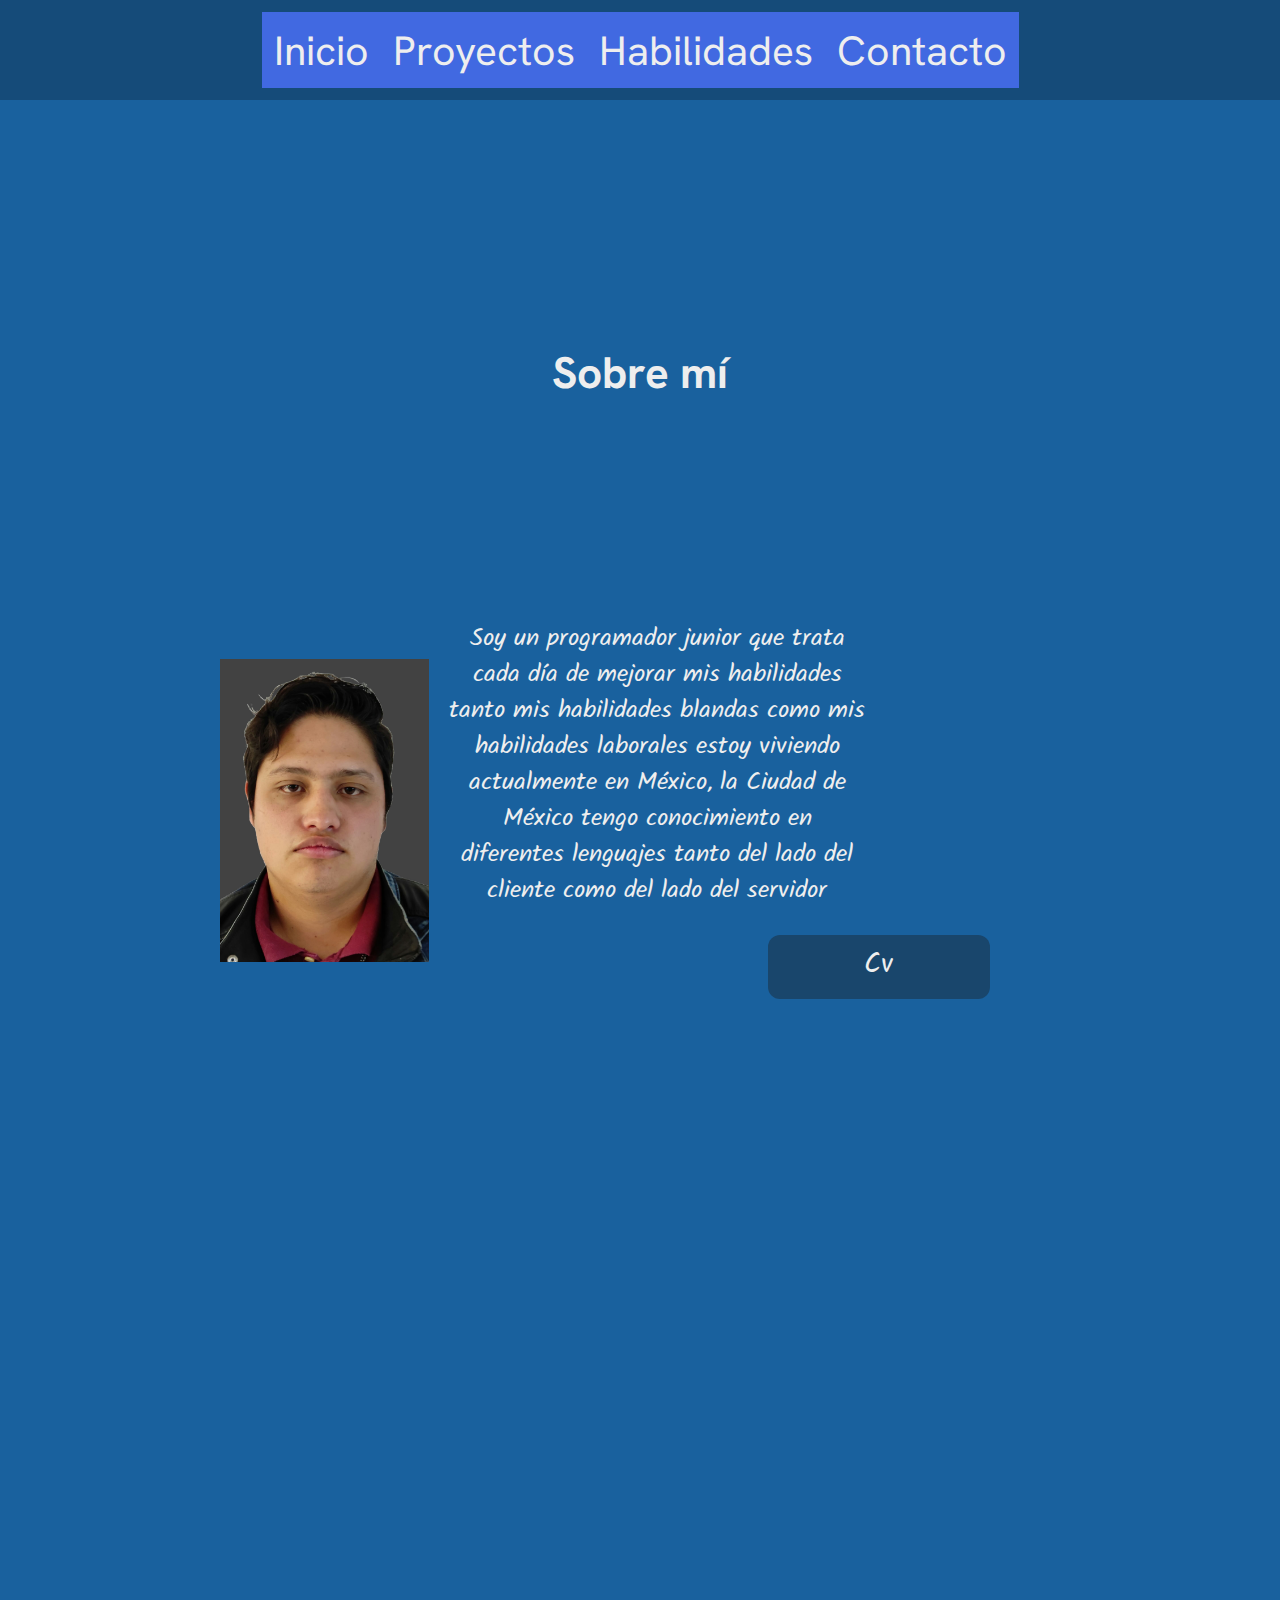
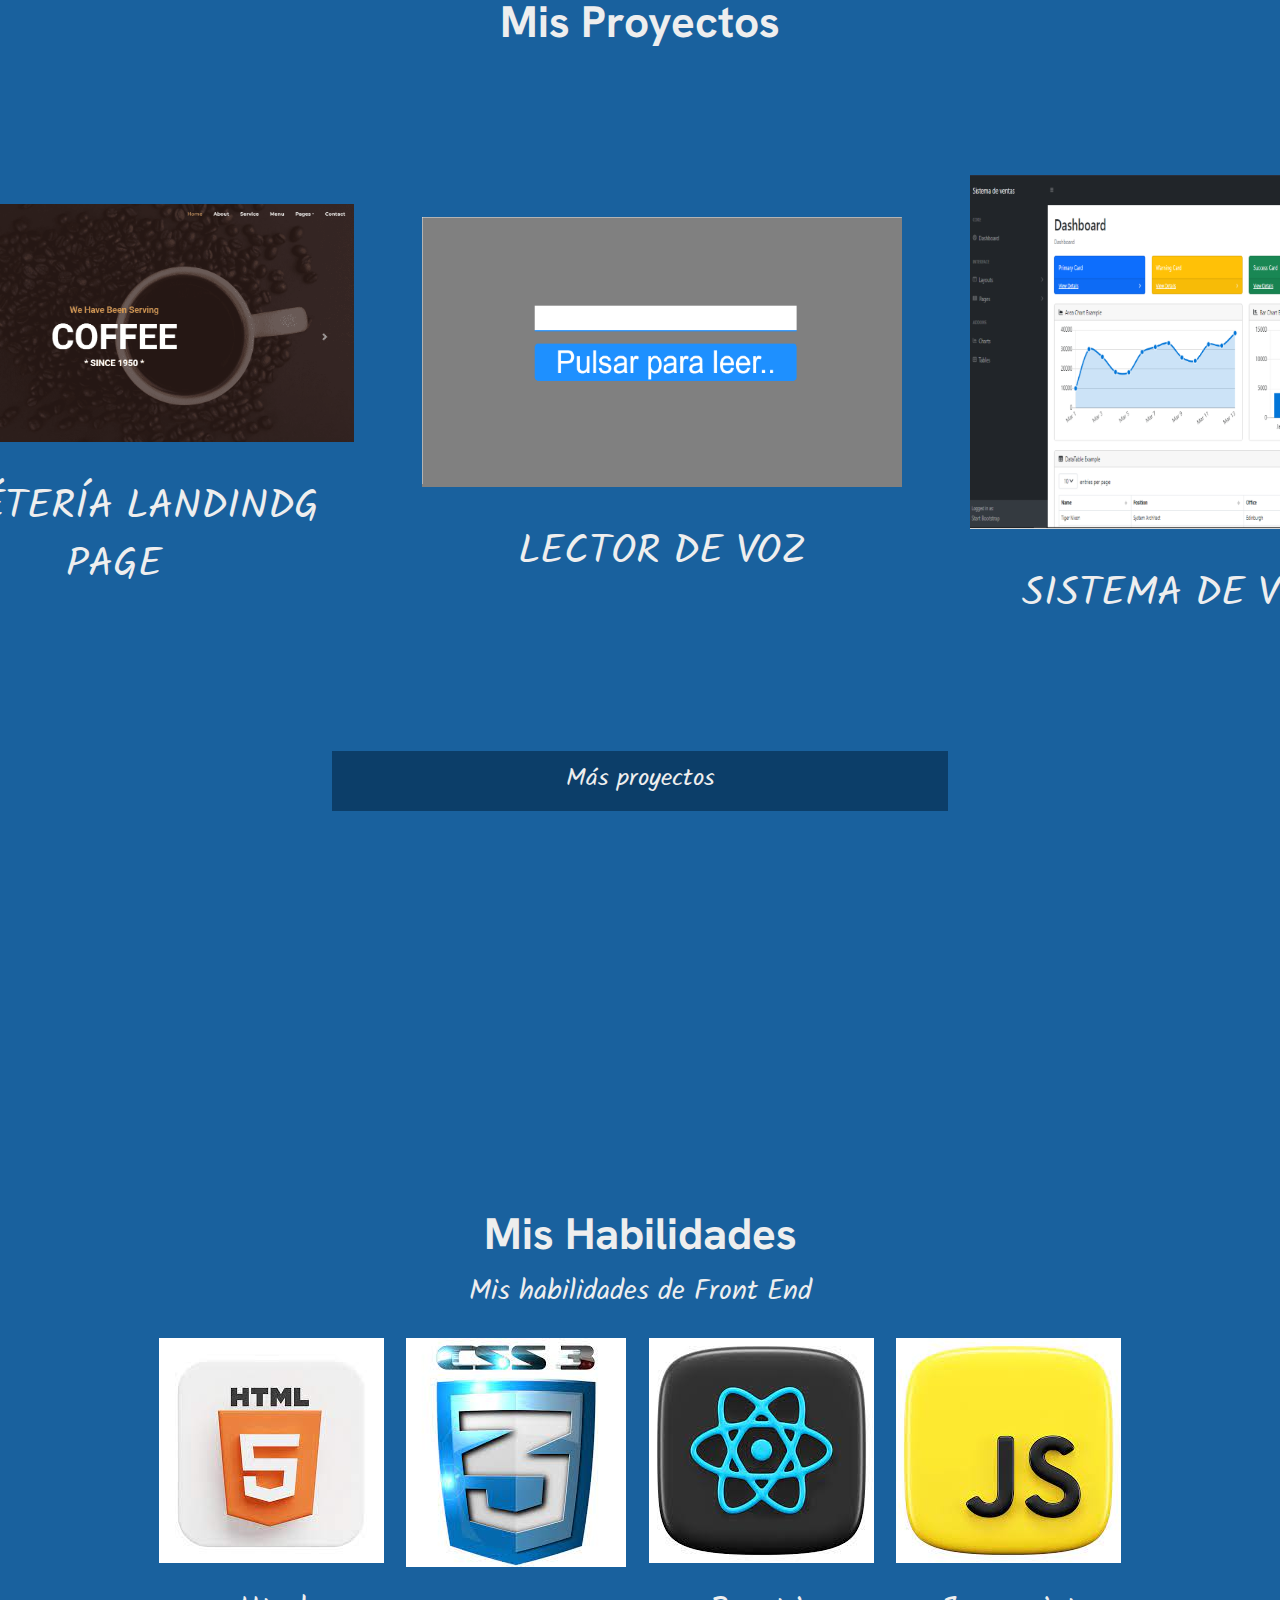
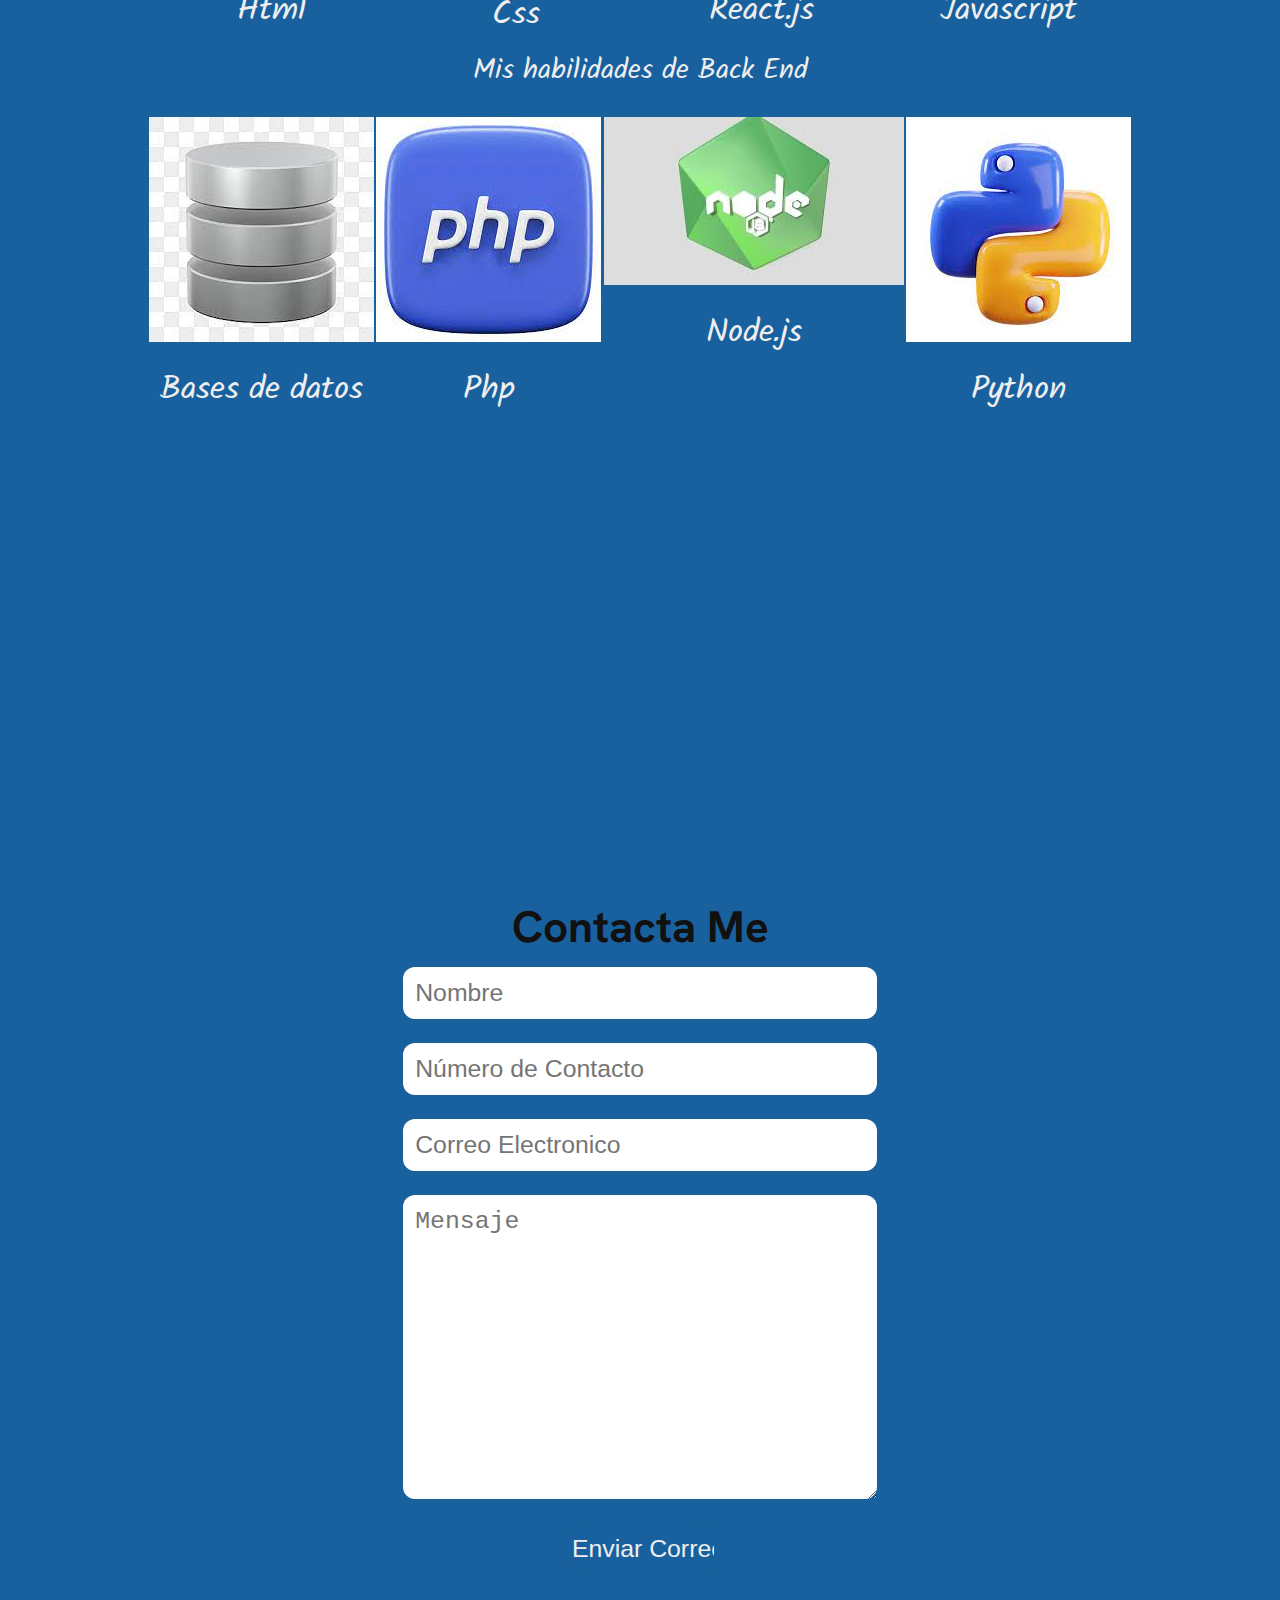
<file: index.html>
<!DOCTYPE html>
<html lang="es">

<head>
    <meta charset="UTF-8">
    <meta name="viewport" content="width=device-width, initial-scale=1.0">
    <title>Juan Carlos Morga Mejia Portafolio</title>
    <link rel="stylesheet" href="css/style.css" />
    <link rel="preconnect" href="https://fonts.googleapis.com">
    <link rel="preconnect" href="https://fonts.gstatic.com" crossorigin>
    <link
        href="https://fonts.googleapis.com/css2?family=Hanken+Grotesk:ital,wght@0,100;0,200;0,300;1,100;1,200&family=Solitreo&display=swap"
        rel="stylesheet">
    <meta name="keywords" content="Programador web, desarrollador web, Juan Carlos Morga Mejia Portafolio">
</head>

<body>
    <header class="header">
        <img src="Assets/icnons/logo_persoal.jpeg" alt="Logo personal" class="logo">
        <nav class="nav" id="menu">
            <div class="menu-nav">
                <input type="checkbox" name="menu" id="menu-chech" class="checkbox" />
                <label for="menu-chech" id="menu-icon">
                    <img src="Assets/icnons/menu.svg" alt="menu resposive" class="image-icon">
                </label>
            </div>
            <ul class="link" id="list">
                <li><a href="#incio">Inicio</a></li>
                <li><a href="#proyectos">Proyectos</a></li>
                <li><a href="#habilidades">Habilidades</a></li>
                <li><a href="#contacto" id="modal-acive">Contacto</a></li>
            </ul>
            </div>
        </nav>
    </header>
    <main class="main">
        <!-- SECCION DE EL INICIO -->
        <section id="incio">
            <h2 class="title">Sobre mí</h2>
            <div class="container container-inicio">
                <img src="Assets/recursos-adicionales/perfil.jpg" class="image image-perfile"
                    alt="Juan Carlos Morga Mejia" title="Juan Carlos Morga Mejia">
                <div class="description">
                    <p class="text">Soy un programador junior que trata cada día de mejorar mis habilidades tanto mis
                        habilidades blandas como mis habilidades laborales estoy viviendo actualmente en México, la
                        Ciudad de México tengo conocimiento en diferentes lenguajes tanto del lado del cliente como del
                        lado del servidor</p>
                    <a href="Juan carlos morga mejia.pdf" class="cv" id="descarga" target="_blank"
                        rel="noopener noreferrer">Cv</a>
                </div>
            </div>
        </section>
        <!-- SECCION DE MIS PROYECTOS PERSONALES -->
        <section id="proyectos">
            <h2 class="title">Mis Proyectos</h2>
            <div class="proyecto-container">
                <div class="proyecto">
                    <img src="Assets/proyectos/cafe landing page.png" alt="" class="image-proyectos image">
                    <h3 class="title-proyectos">Cafétería Landindg page</h3>
                </div>
                <div class="proyecto">
                    <img src="Assets/proyectos/Lector de voz.png" alt="" class="image-proyectos image">
                    <h3 class="title-proyectos">Lector de Voz</h3>
                </div>
                <div class="proyecto">
                    <img src="Assets/proyectos/Sistema de ventas.png" alt="" class="image-proyectos image">
                    <h3 class="title-proyectos">Sistema de Ventas</h3>
                </div>
            </div>
            <a href="proyectos.html" class="mis-proyectos" target="_blank" rel="noopener noreferrer">Más proyectos</a>
        </section>
        <!-- SECCION DE MIS HABILIDADES  -->
        <section id="habilidades">
            <h2 class="title">Mis Habilidades</h2>
            <div class="card-container">
                <h4 class="title-front">Mis habilidades de Front End</h4>
                <div class="tabla">
                    <div class="card-skills">
                        <img src="Assets/icnons/html.jpeg" alt="html 5" class="image image-skills">
                        <h3 class="title-skills">Html</h3>
                    </div>
                    <div class="card-skills">
                        <img src="Assets/icnons/css.jpeg" alt="css3" class="image image-skills">
                        <h3 class="title-skills">Css</h3>
                    </div>
                    <div class="card-skills">
                        <img src="Assets/icnons/react.jpeg" alt="React.js" class="image image-skills">
                        <h3 class="title-skills">React.js</h3>
                    </div>
                    <div class="card-skills">
                        <img src="Assets/icnons/js.jpeg" alt="Javascript" class="image image-skills">
                        <h3 class="title-skills">Javascript</h3>
                    </div>
                </div>
                <!-- MIS HABIÑIDDES BACKEND -->
                <h4 class="title-front">Mis habilidades de Back End</h4>
                <div class="tabla">
                    <div class="card-skills">
                        <img src="Assets/icnons/base de datos.jpeg" alt="Base de datos" class="image image-skills">
                        <h3 class="title-skills">Bases de datos</h3>
                    </div>
                    <div class="card-skills">
                        <img src="Assets/icnons/php.jpeg" alt="php" class="image image-skills">
                        <h3 class="title-skills">Php</h3>
                    </div>
                    <div class="card-skills">
                        <img src="Assets/icnons/node.jpeg" alt="Node.js" class="image image-skills">
                        <h3 class="title-skills">Node.js</h3>
                    </div>
                    <div class="card-skills">
                        <img src="Assets/icnons/python.jpeg" alt="Python" class="image image-skills">
                        <h3 class="title-skills">Python</h3>
                    </div>
                </div>
        </section>
        <!-- SECCION DE LA FORMA EN LA QUE ME PUEDE CONTACTAR -->
        <section id="contacto">
            <form action="https://formsubmit.co/carlosmorga656@gmail.com" method="post" class="form" id="formulario">
                <h1 class="title">Contacta Me</h1>
                <input type="text" name="nombre" placeholder="Nombre" id="" class="formulario-input input">
                <input type="text" name="numero" placeholder="Número de Contacto" id="" class="formulario-input input">
                <input type="email" name="correo" placeholder="Correo Electronico" id="" class="formulario-input input">
                <textarea name="mensaje" class="input" placeholder="Mensaje" cols="30" rows="10"></textarea>
                <input type="submit" value="Enviar Correo" class="validar" id="btn-validar">
                <input type="hidden" name="_captcha" value="false">
                <input type="hidden" name="_next" value="http://127.0.0.1:5500/">
            </form>
        </section>
    </main>
    <script src="js/menu.js"></script>
    <script src="js/contacto.js"></script>
</body>

</html>
</file>
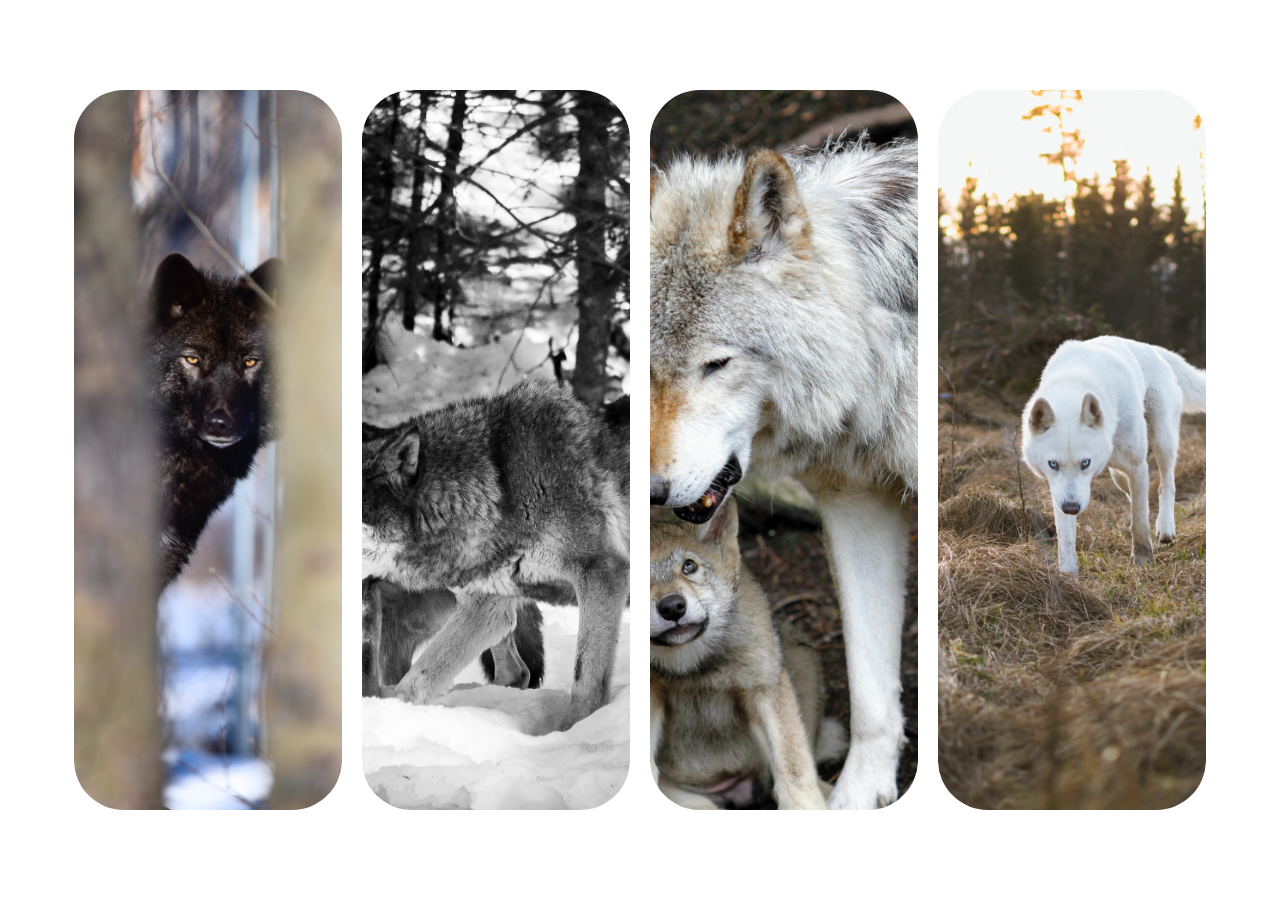
<file: proyectos 50/proyecto 1/index.html>
<!DOCTYPE html>
<html lang="es">
<head>
    <meta charset="UTF-8">
    <meta name="viewport" content="width=device-width, initial-scale=1.0">
    <title>Expancion de tarjetas</title>
    <link rel="stylesheet" href="css/style.css">
</head>
<body>
    <div class="container">
        <div class="image-card" style="background-image: url(imagenes/cory-thorkelson-7e7yVqWfB8g-unsplash.jpg);">
            <h3 class="title">Lobo Negro</h3>
        </div>
        <div class="image-card" style="background-image: url(imagenes/guillaume-archambault-MZVTalo8VcM-unsplash.jpg);">
            <h3 class="title">Lobo en su habitad natural</h3>
        </div>
        <div class="image-card" style="background-image: url(imagenes/m-l-ghtTSfjSBoE-unsplash.jpg);">
            <h3 class="title">Lobo con su cria</h3>
        </div>
        <div class="image-card" style="background-image: url(imagenes/marek-szturc-6e_TqohV70U-unsplash.jpg);">
            <h3 class="title">Lobo variaciones de color de Lobo</h3>
        </div>
    </div>
    <script src="js/main.js"></script>
</body>
</html>
</file>
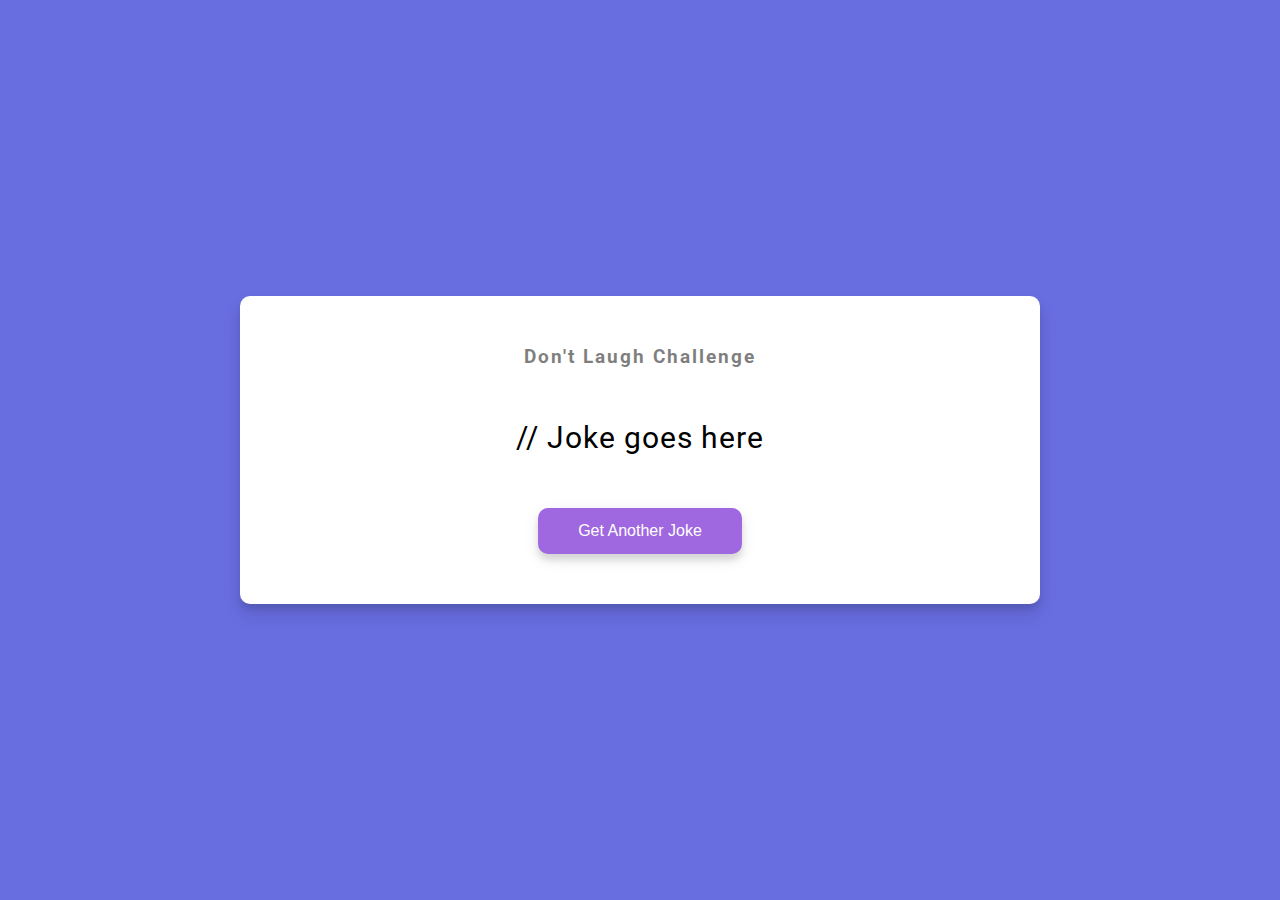
<file: proyectos 50/proyecto 10/index.html>
<!DOCTYPE html>
<html lang="en">

<head>
    <meta charset="UTF-8" />
    <meta name="viewport" content="width=device-width, initial-scale=1.0" />
    <link rel="stylesheet" href="css/style.css" />
    <title>Dad Jokes</title>
</head>

<body>
    <div class="container">
        <h3>Don't Laugh Challenge</h3>
        <div id="joke" class="joke">// Joke goes here</div>
        <button id="jokeBtn" class="btn-token">Get Another Joke</button>
    </div>
    <script src="js/main.js"></script>
</body>

</html>
</file>
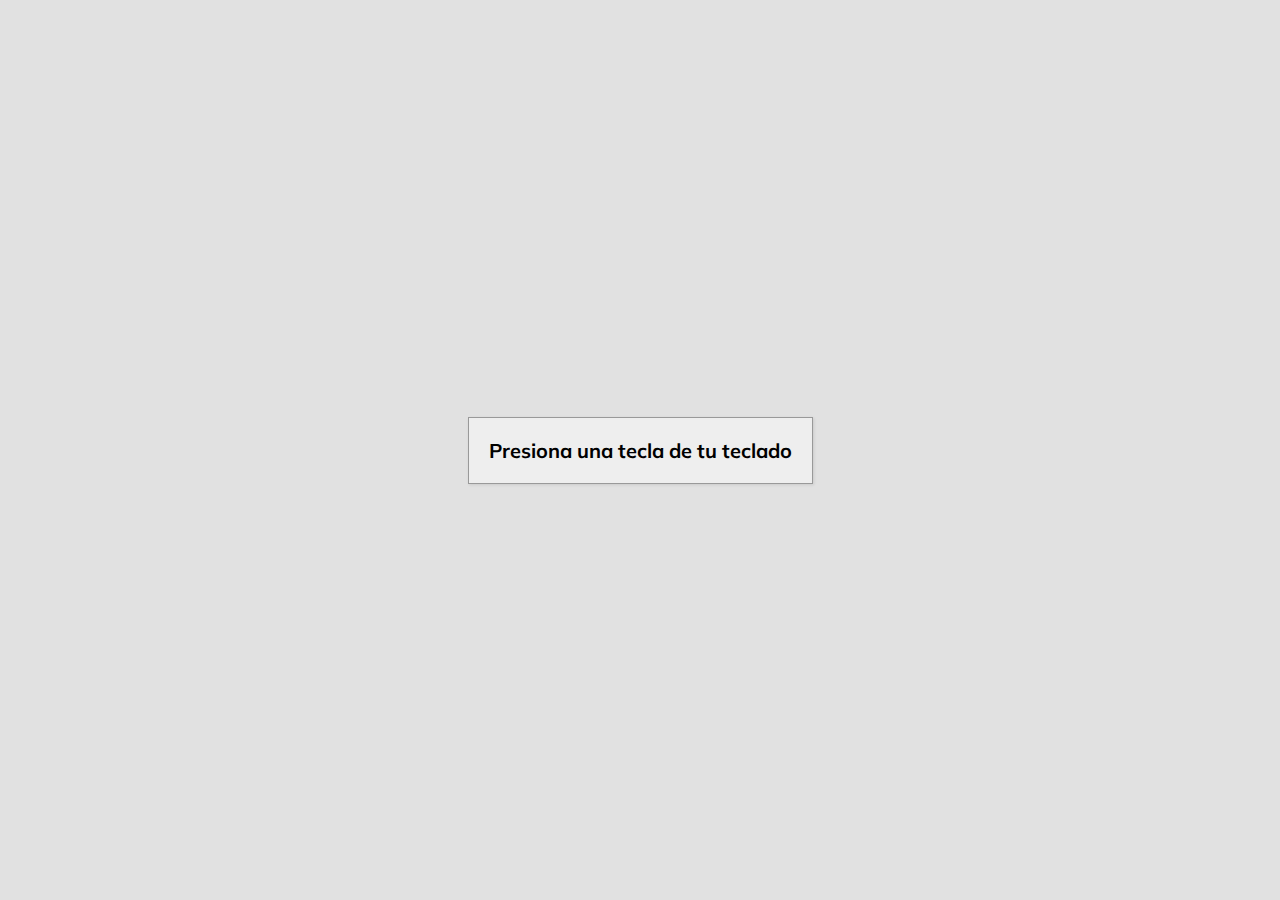
<file: proyectos 50/proyecto 11/index.html>
<!DOCTYPE html>
<html lang="es">

<head>
    <meta charset="UTF-8" />
    <meta name="viewport" content="width=device-width, initial-scale=1.0" />
    <link rel="stylesheet" href="css/style.css" />
    <title>Event KeyCodes</title>
</head>

<body>
    <div id="insert">
        <div class="key">
            Presiona una tecla de tu teclado
        </div>
    </div>
    <script src="js/main.js"></script>
</body>

</html>
</file>
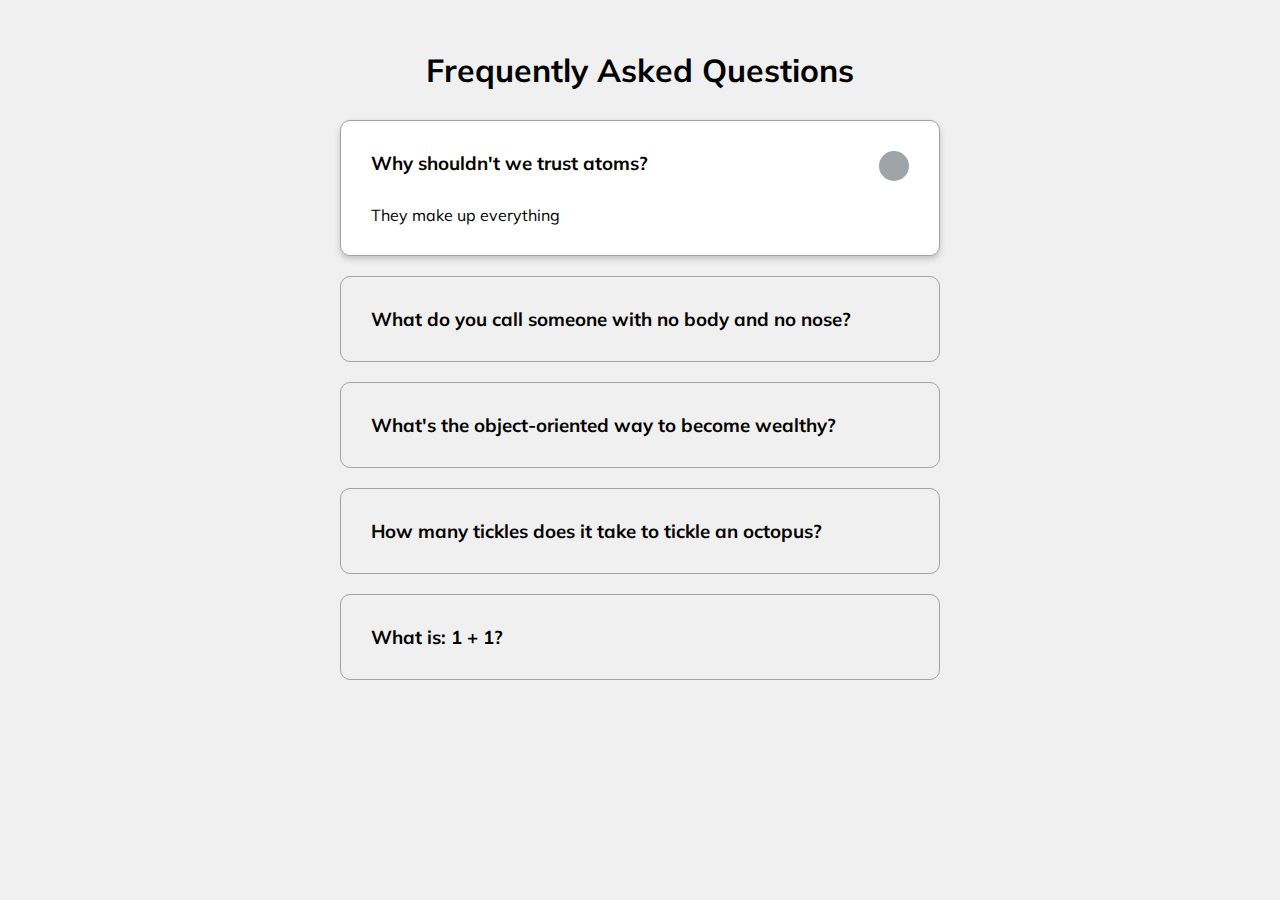
<file: proyectos 50/proyecto 12/index.html>
<!DOCTYPE html>
<html lang="en">

<head>
    <meta charset="UTF-8" />
    <meta name="viewport" content="width=device-width, initial-scale=1.0" />
    <link rel="stylesheet" href="https://cdnjs.cloudflare.com/ajax/libs/font-awesome/5.14.0/css/all.min.css"
        integrity="sha512-1PKOgIY59xJ8Co8+NE6FZ+LOAZKjy+KY8iq0G4B3CyeY6wYHN3yt9PW0XpSriVlkMXe40PTKnXrLnZ9+fkDaog=="
        crossorigin="anonymous" />
    <link rel="stylesheet" href="css/style.css" />
    <title>FAQ</title>
</head>

<body>
    <h1>Frequently Asked Questions</h1>
    <div class="faq-container">
        <div class="faq active">
            <h3 class="faq-title">
                Why shouldn't we trust atoms?
            </h3>

            <p class="faq-text">
                They make up everything
            </p>

            <button class="faq-toggle">
                <i class="fas fa-chevron-down"></i>
                <i class="fas fa-times"></i>
            </button>
        </div>

        <div class="faq">
            <h3 class="faq-title">
                What do you call someone with no body and no nose?
            </h3>
            <p class="faq-text">
                Nobody knows.
            </p>
            <button class="faq-toggle">
                <i class="fas fa-chevron-down"></i>
                <i class="fas fa-times"></i>
            </button>
        </div>

        <div class="faq">
            <h3 class="faq-title">
                What's the object-oriented way to become wealthy?
            </h3>
            <p class="faq-text">
                Inheritance.
            </p>
            <button class="faq-toggle">
                <i class="fas fa-chevron-down"></i>
                <i class="fas fa-times"></i>
            </button>
        </div>

        <div class="faq">
            <h3 class="faq-title">
                How many tickles does it take to tickle an octopus?
            </h3>
            <p class="faq-text">
                Ten-tickles!
            </p>
            <button class="faq-toggle">
                <i class="fas fa-chevron-down"></i>
                <i class="fas fa-times"></i>
            </button>
        </div>

        <div class="faq">
            <h3 class="faq-title">
                What is: 1 + 1?
            </h3>
            <p class="faq-text">
                Depends on who are you asking.
            </p>
            <button class="faq-toggle">
                <i class="fas fa-chevron-down"></i>
                <i class="fas fa-times"></i>
            </button>
        </div>
    </div>
    <script src="js/main.js"></script>
</body>

</html>
</file>
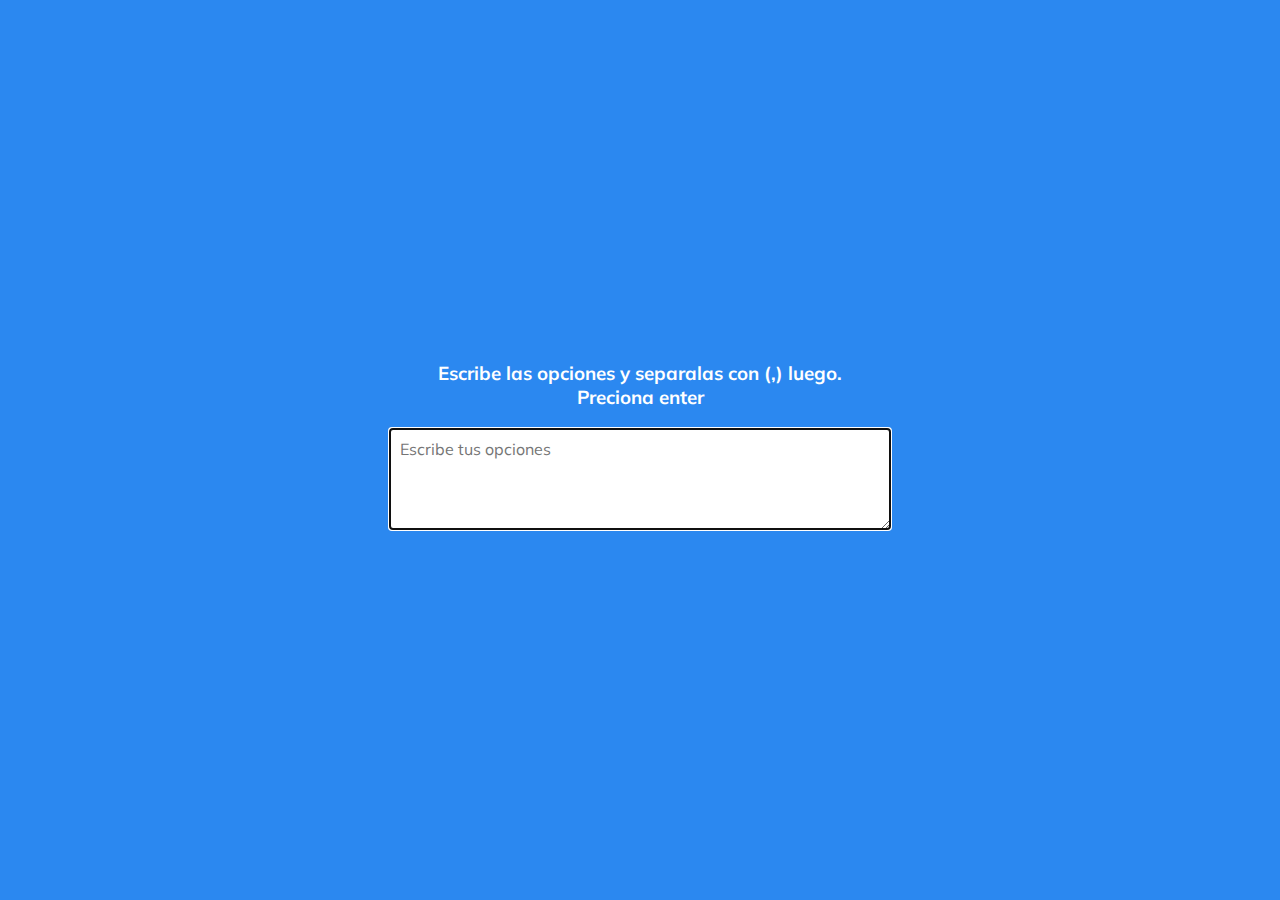
<file: proyectos 50/proyecto 13/index.html>
<!DOCTYPE html>
<html lang="es">

<head>
    <meta charset="UTF-8" />
    <meta name="viewport" content="width=device-width, initial-scale=1.0" />
    <link rel="stylesheet" href="css/style.css" />
    <title>Random Choice Picker</title>
</head>

<body>
    <div class="container">
        <h3>Escribe las opciones y separalas con (,) luego. <br> Preciona enter</h3>
        <textarea placeholder="Escribe tus opciones" id="textarea"></textarea>

        <div id="tags"></div>
    </div>

    <script src="js/main.js"></script>
</body>

</html>
</file>
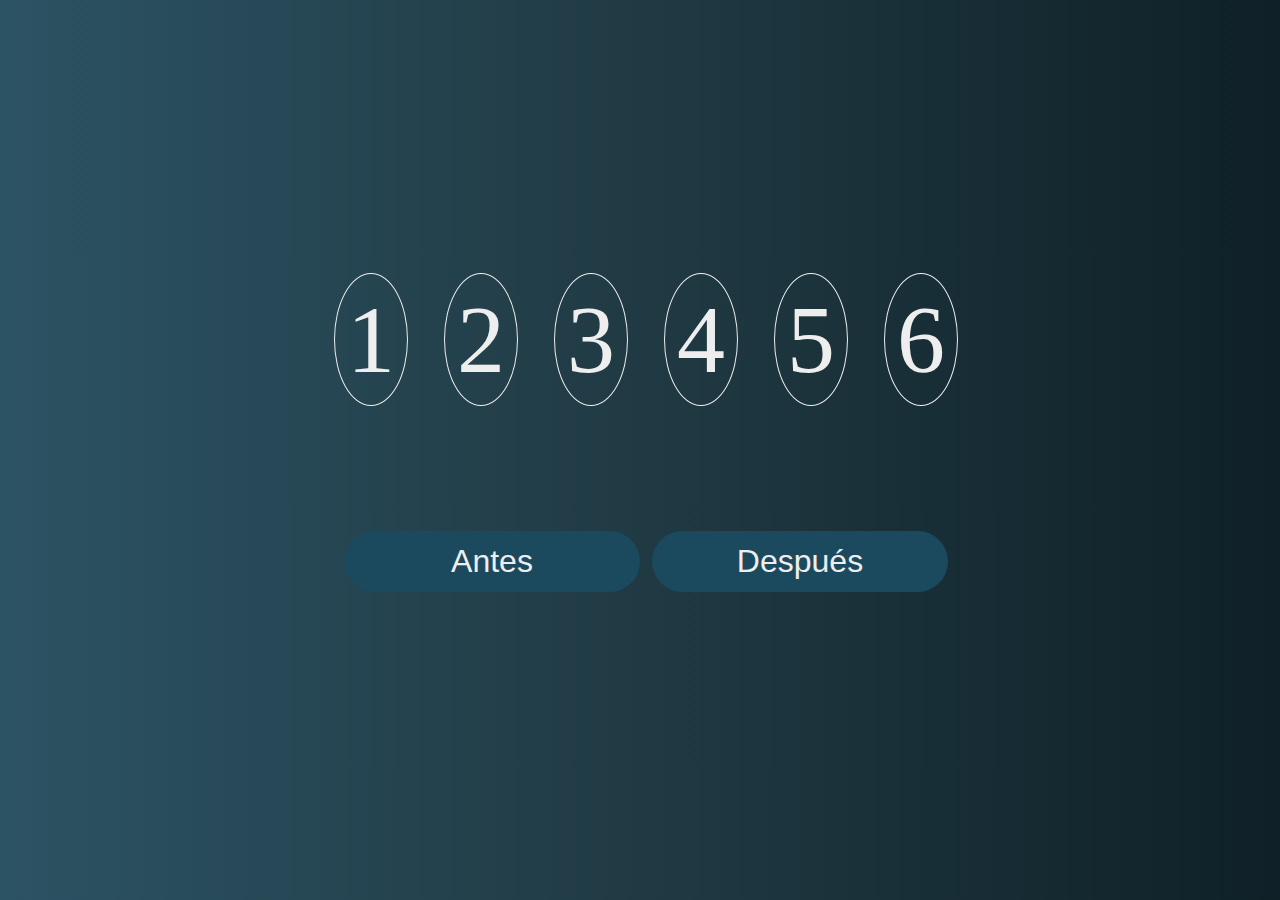
<file: proyectos 50/proyecto 2/index.html>
<!DOCTYPE html>
<html lang="es">
<head>
    <meta charset="UTF-8">
    <meta name="viewport" content="width=device-width, initial-scale=1.0">
    <title>Progress steps</title>
    <link rel="stylesheet" href="css/style.css">
</head>
<body>
    <div class="container">
        <div class="progress">
            <span class="num">1</span>
            <span class="num">2</span>
        <span class="num">3</span>
        <span class="num">4</span>
        <span class="num">5</span>
        <span class="num">6</span>
    </div>
    <div class="btn">
        <button class="btn-progress" id="btn-antes">Antes</button>
        <button class="btn-progress" id="btn-despues">Después</button>
    </div>
    </div>
    <script src="js/script.js"></script>
</body>
</html>
</file>
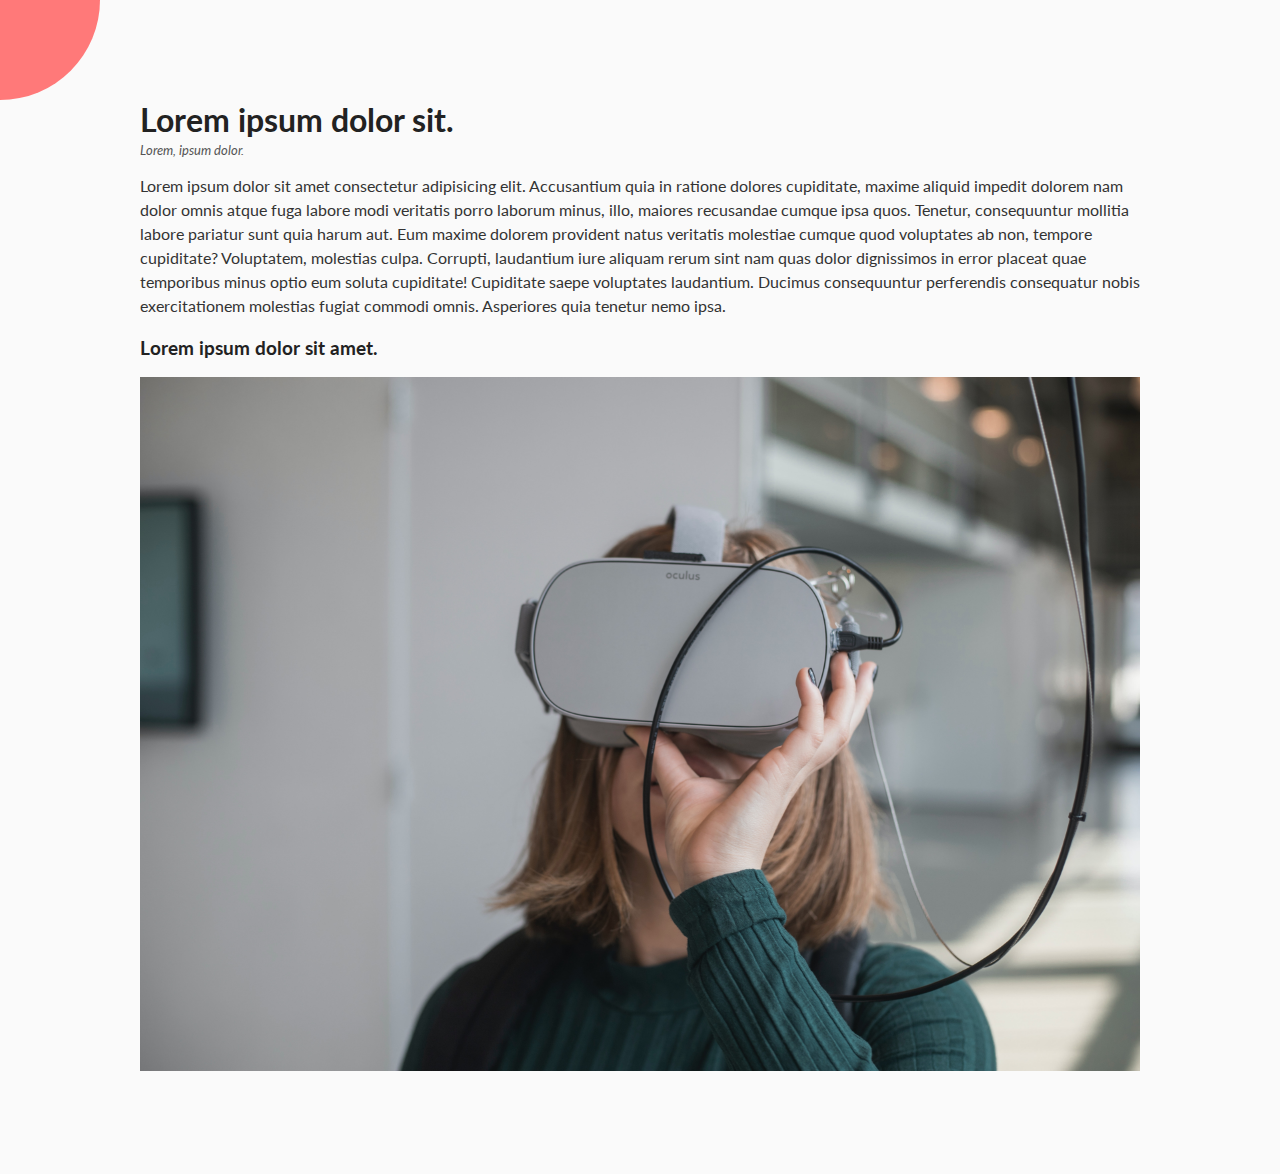
<file: proyectos 50/proyecto 3/index.html>
<!DOCTYPE html>
<html lang="en">

<head>
    <meta charset="UTF-8" />
    <meta name="viewport" content="width=device-width, initial-scale=1.0" />
    <link rel="stylesheet" href="https://cdnjs.cloudflare.com/ajax/libs/font-awesome/5.14.0/css/all.min.css"
        integrity="sha512-1PKOgIY59xJ8Co8+NE6FZ+LOAZKjy+KY8iq0G4B3CyeY6wYHN3yt9PW0XpSriVlkMXe40PTKnXrLnZ9+fkDaog=="
        crossorigin="anonymous" />
    <link rel="stylesheet" href="css/style.css" />
    <title>Rotating Navigation</title>
</head>

<body>
    <div class="container">
        <div class="circle-container">
            <div class="circle">
                <button id="close">
                    <i class="fas fa-times"></i>
                </button>
                <button id="open">
                    <i class="fas fa-bars"></i>
                </button>
            </div>
        </div>

        <div class="content">
            <h1>Lorem ipsum dolor sit.</h1>
            <small>Lorem, ipsum dolor.</small>
            <p>Lorem ipsum dolor sit amet consectetur adipisicing elit. Accusantium quia in ratione dolores cupiditate,
                maxime aliquid impedit dolorem nam dolor omnis atque fuga labore modi veritatis porro laborum minus,
                illo, maiores recusandae cumque ipsa quos. Tenetur, consequuntur mollitia labore pariatur sunt quia
                harum aut. Eum maxime dolorem provident natus veritatis molestiae cumque quod voluptates ab non, tempore
                cupiditate? Voluptatem, molestias culpa. Corrupti, laudantium iure aliquam rerum sint nam quas dolor
                dignissimos in error placeat quae temporibus minus optio eum soluta cupiditate! Cupiditate saepe
                voluptates laudantium. Ducimus consequuntur perferendis consequatur nobis exercitationem molestias
                fugiat commodi omnis. Asperiores quia tenetur nemo ipsa.</p>

            <h3>Lorem ipsum dolor sit amet.</h3>
            <img src="image/realidad virtual.jpg"
                alt="doggy" />
            
        </div>
    </div>

    <nav>
        <ul>
            <li><i class="fas fa-home"></i> Home</li>
            <li><i class="fas fa-user-alt"></i> About</li>
            <li><i class="fas fa-envelope"></i> Contact</li>
        </ul>
    </nav>
    <script src="js/script.js"></script>
</body>

</html>
</file>
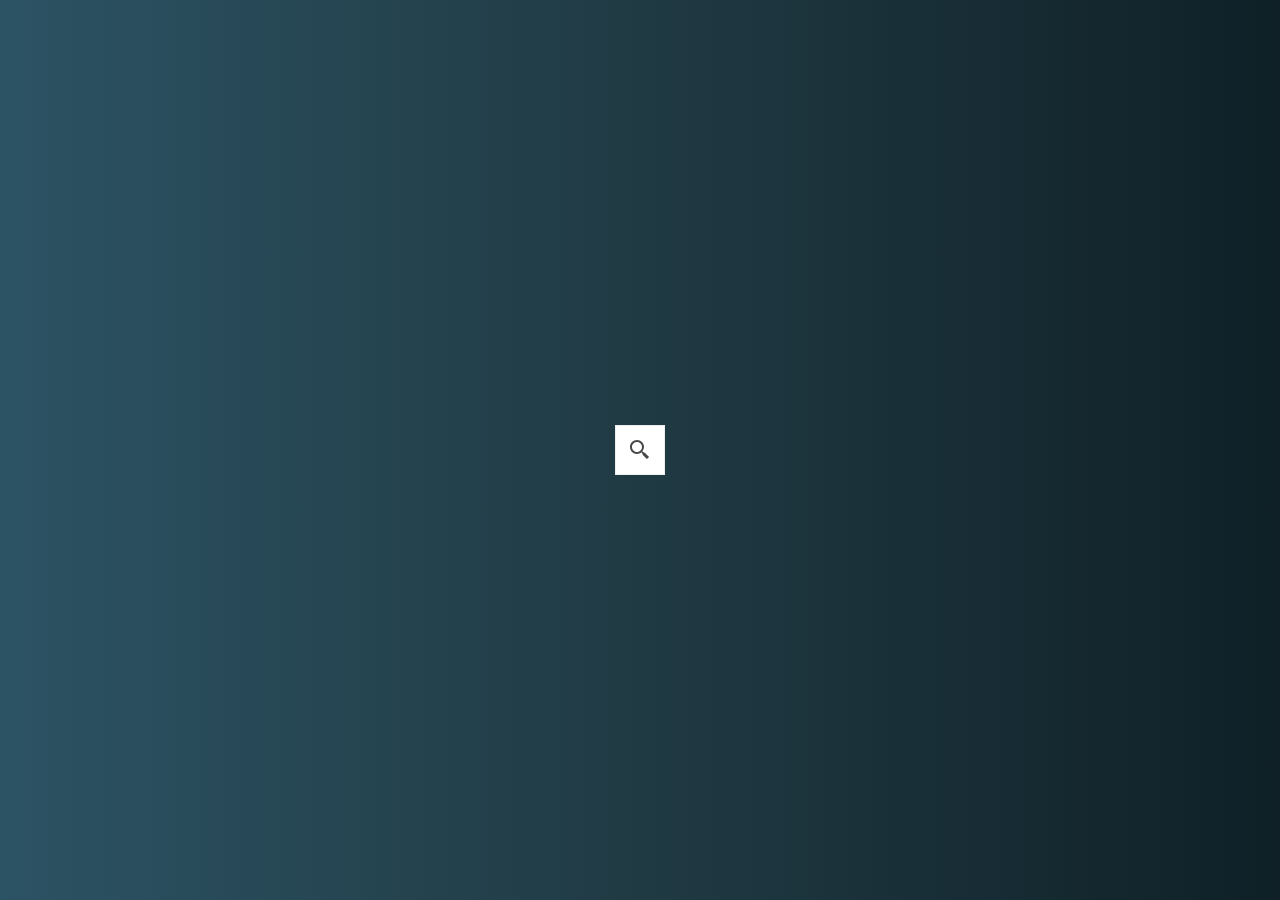
<file: proyectos 50/proyecto 4/index.html>
<!DOCTYPE html>
<html lang="es">
<head>
    <meta charset="UTF-8">
    <meta name="viewport" content="width=device-width, initial-scale=1.0">
    <title>Buscar</title>
    <link rel="stylesheet" href="css/style.css">
</head>
<body>
    <div class="conteiner">
        <input type="text" class="text" placeholder="Buscar" id="input-text">
        <img src="image/search.svg" alt="" class="btn" id="search">
    </div>
    <script src="js/script.js"></script>
</body>
</html>
</file>
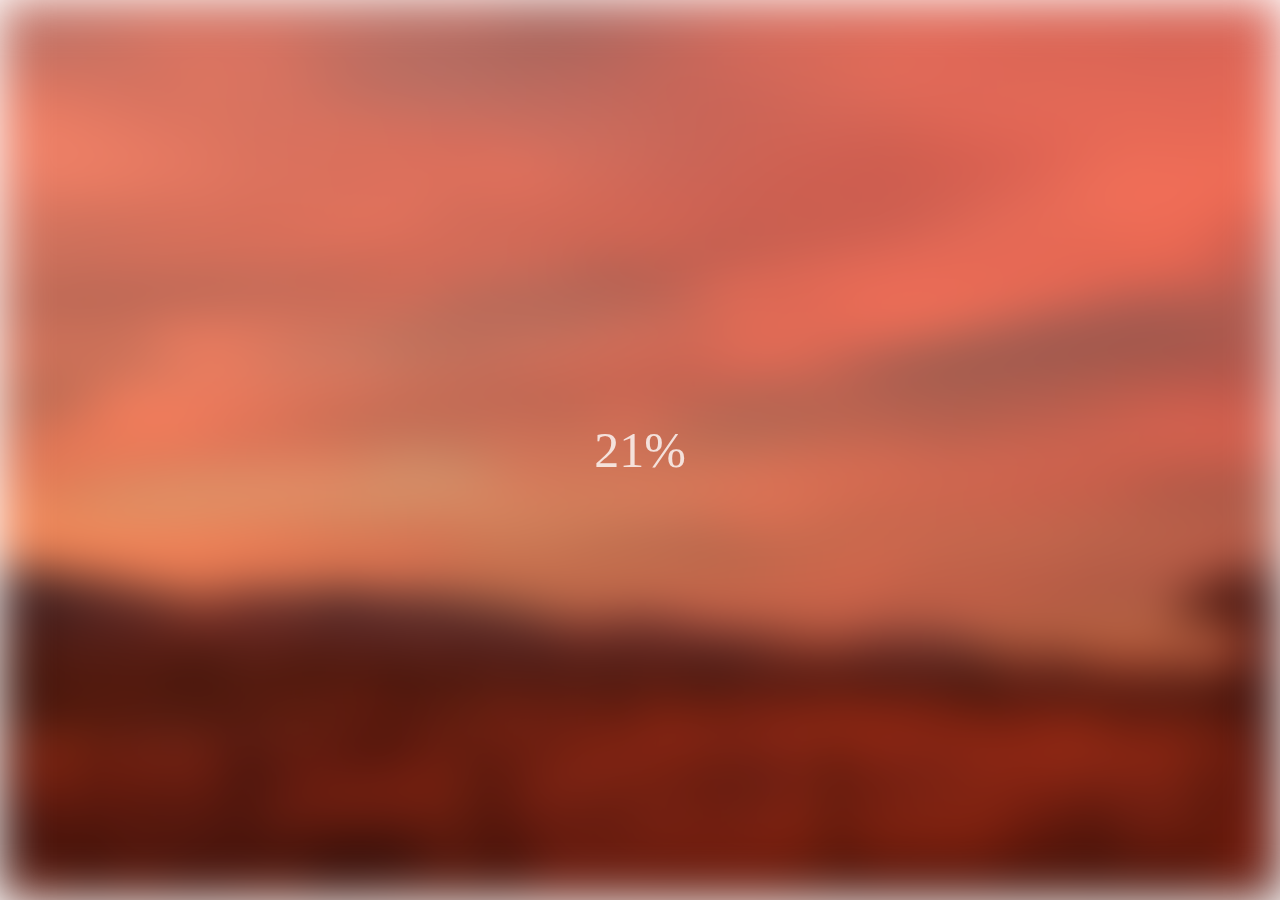
<file: proyectos 50/proyecto 5/index.html>
<!DOCTYPE html>
<html lang="es">
<head>
    <meta charset="UTF-8">
    <meta name="viewport" content="width=device-width, initial-scale=1.0">
    <title>Document</title>
    <link rel="stylesheet" href="css/style.css">
</head>
<body>
    <div class="conteiner" id="bgfilter"></div>
    <div class="loading" id="progress">0%</div>

    <script src="js/script.js"></script>
</body>
</html>
</file>
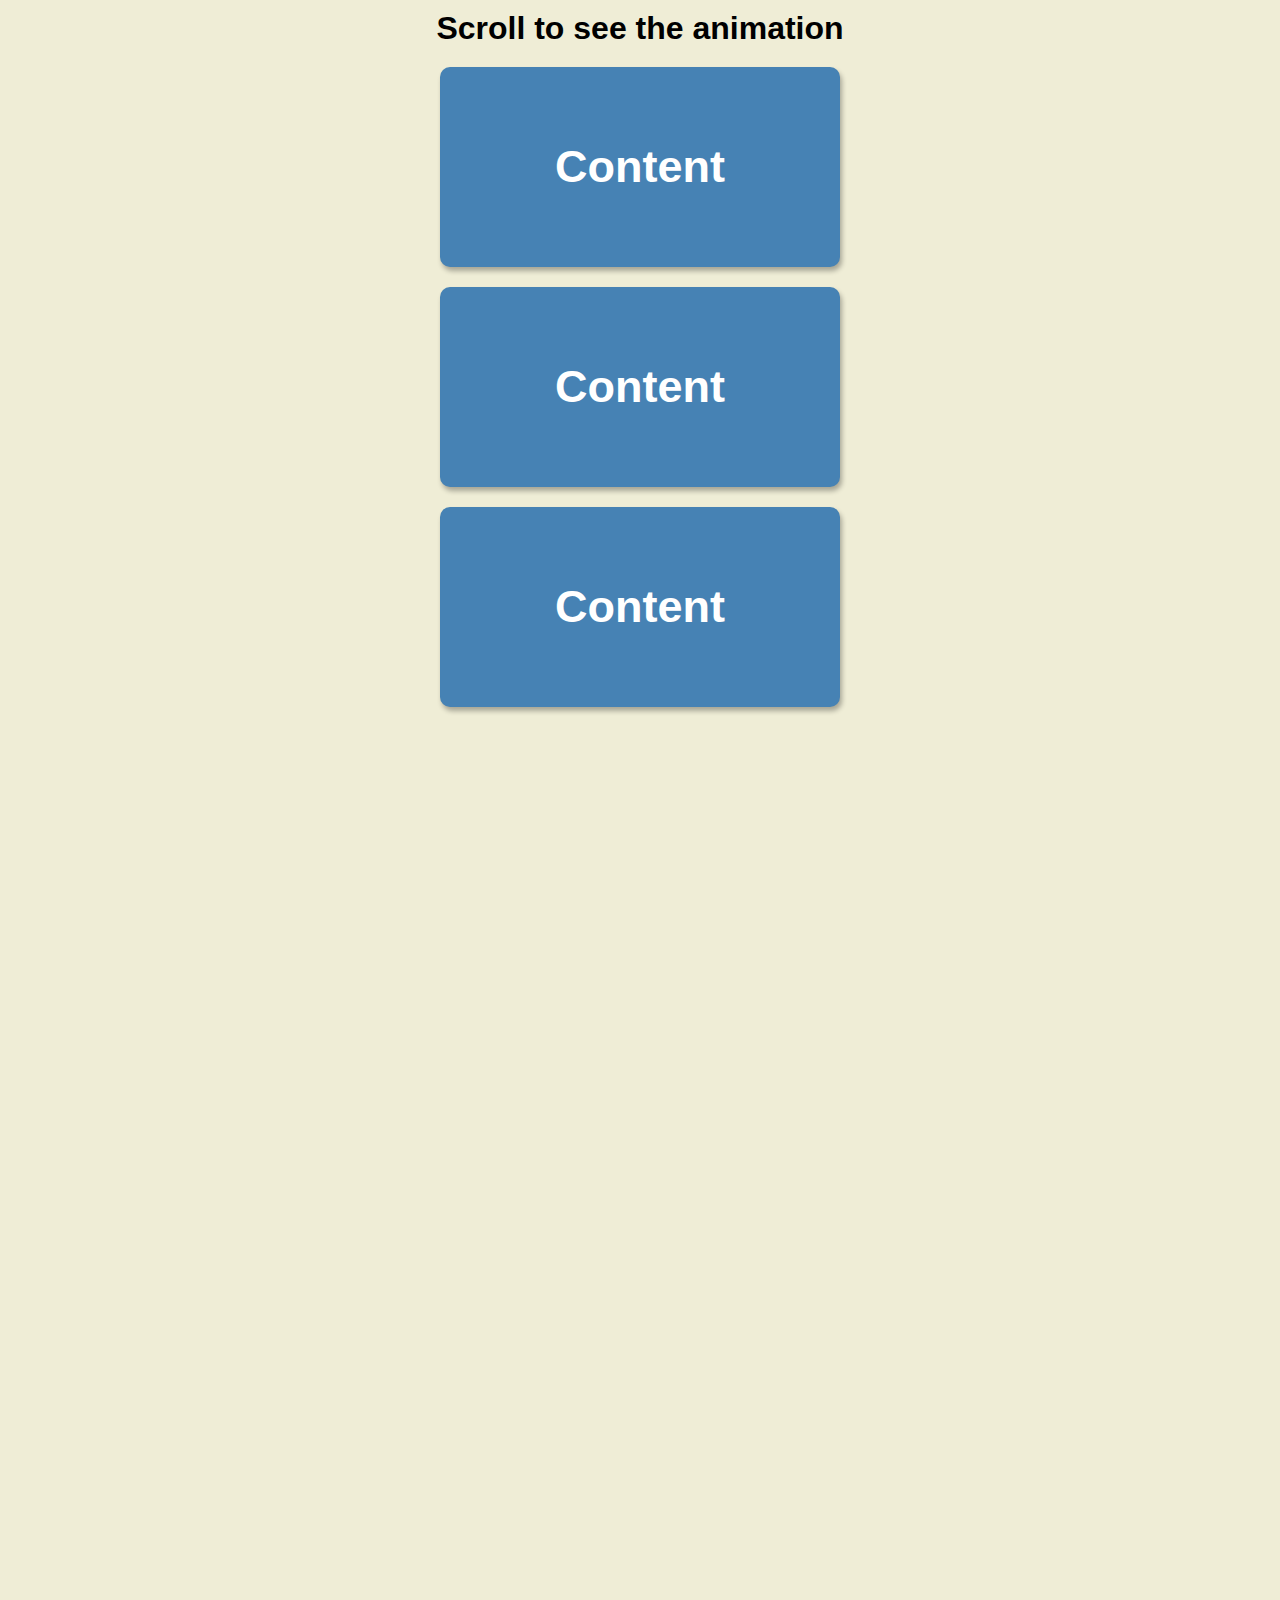
<file: proyectos 50/proyecto 6/index.html>
<!DOCTYPE html>
<html lang="es">

<head>
    <meta charset="UTF-8" />
    <meta name="viewport" content="width=device-width, initial-scale=1.0" />
    <link rel="stylesheet" href="css/style.css" />
    <title>Scroll Animation</title>
</head>

<body>
    <h1>Scroll to see the animation</h1>
    <div class="box">
        <h2>Content</h2>
    </div>
    <div class="box">
        <h2>Content</h2>
    </div>
    <div class="box">
        <h2>Content</h2>
    </div>
    <div class="box">
        <h2>Content</h2>
    </div>
    <div class="box">
        <h2>Content</h2>
    </div>
    <div class="box">
        <h2>Content</h2>
    </div>
    <div class="box">
        <h2>Content</h2>
    </div>
    <div class="box">
        <h2>Content</h2>
    </div>
    <div class="box">
        <h2>Content</h2>
    </div>
    <div class="box">
        <h2>Content</h2>
    </div>
    <div class="box">
        <h2>Content</h2>
    </div>
    <div class="box">
        <h2>Content</h2>
    </div>
    <div class="box">
        <h2>Content</h2>
    </div>
    <script src="js/script.js"></script>
</body>

</html>
</file>
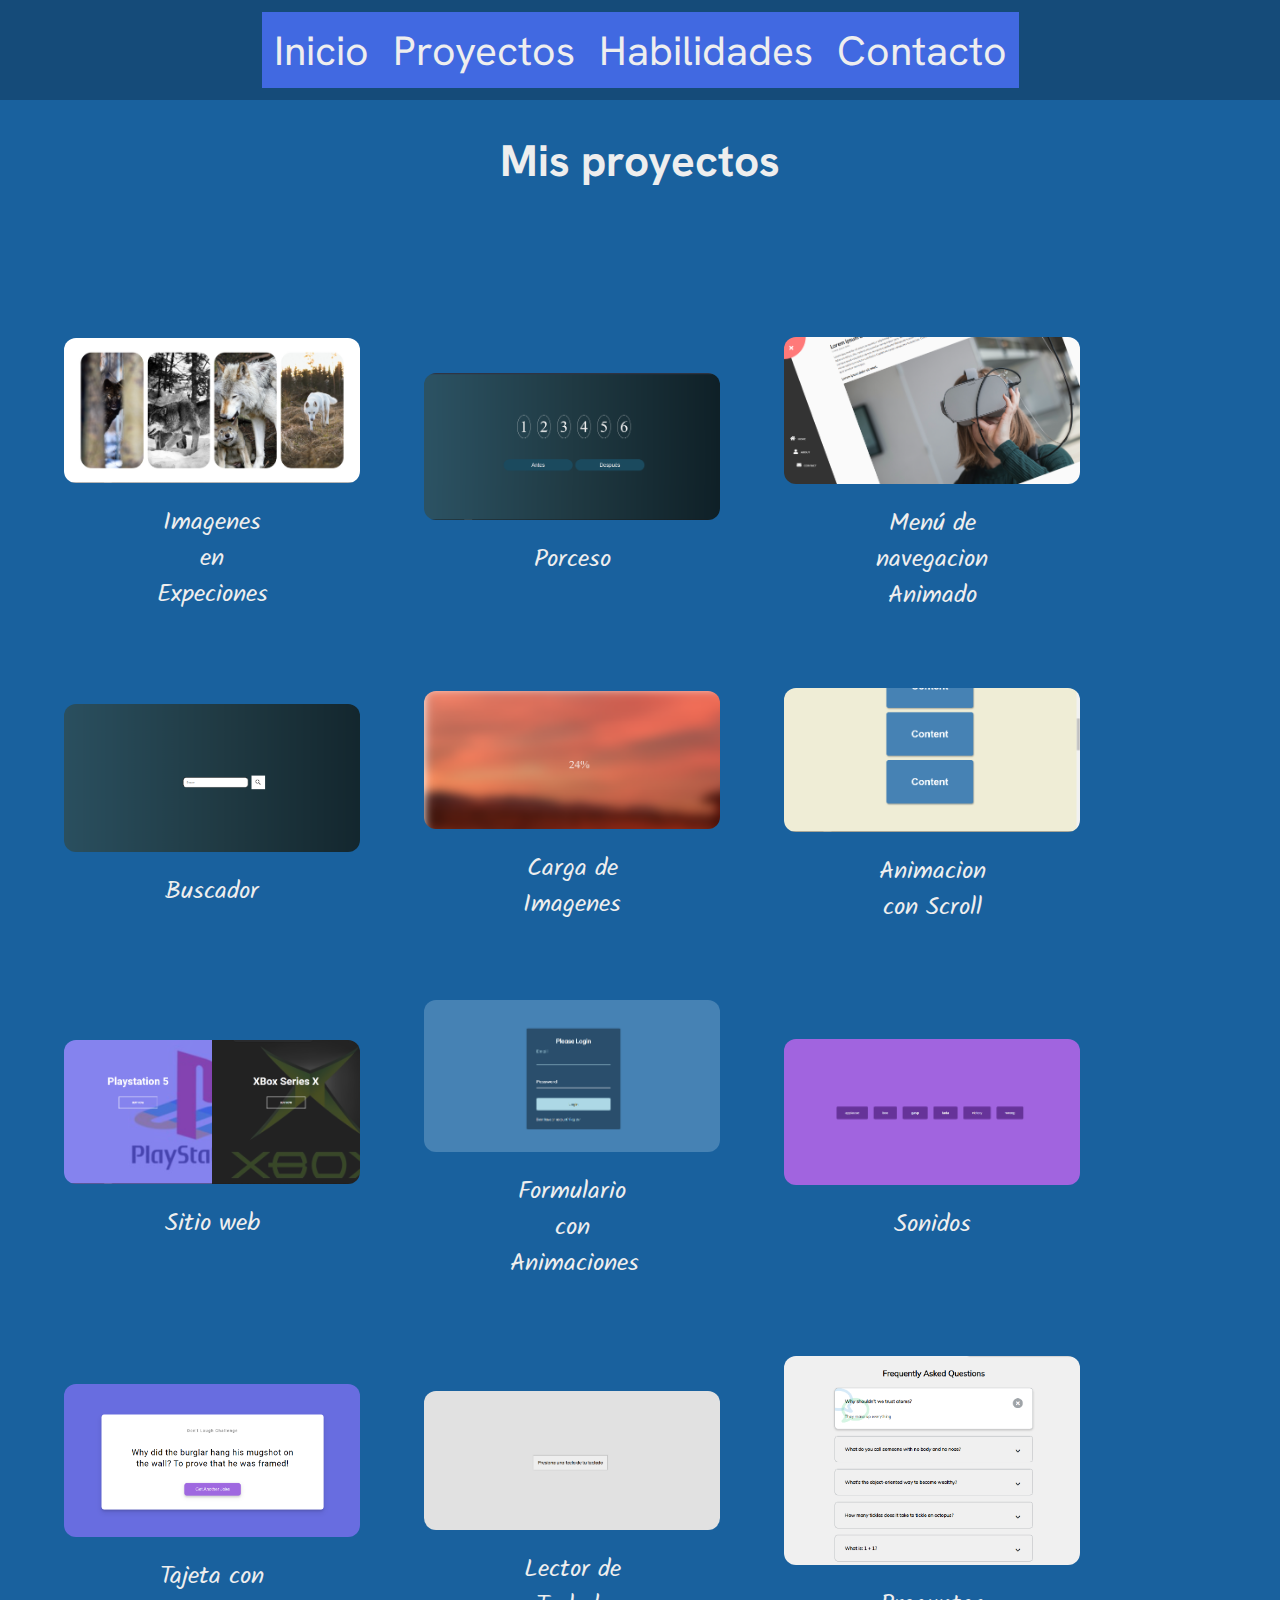
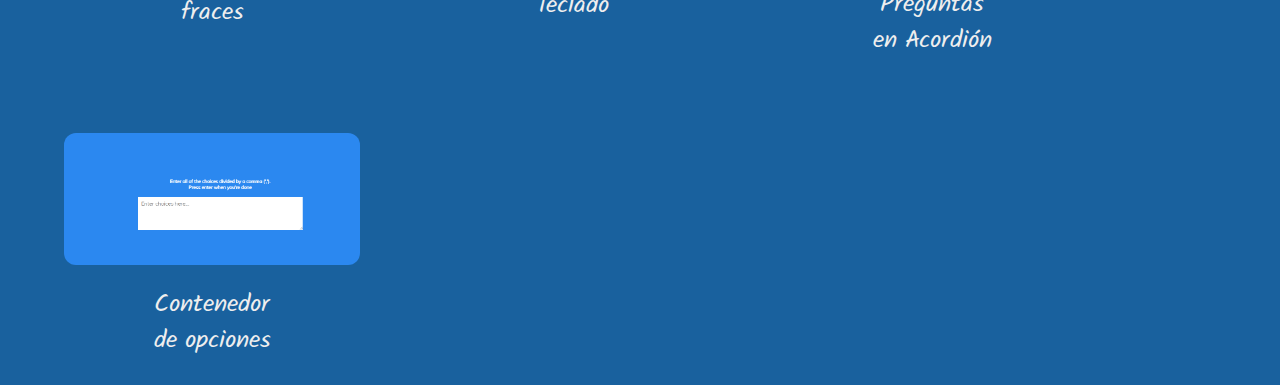
<file: proyectos.html>
<!DOCTYPE html>
<html lang="es">

<head>
    <meta charset="UTF-8">
    <meta name="viewport" content="width=device-width, initial-scale=1.0">
    <title>Juan Carlos Morga Mejia Portafolio</title>
    <link rel="stylesheet" href="css/style.css" />
    <link rel="preconnect" href="https://fonts.googleapis.com">
    <link rel="preconnect" href="https://fonts.gstatic.com" crossorigin>
    <link
        href="https://fonts.googleapis.com/css2?family=Hanken+Grotesk:ital,wght@0,100;0,200;0,300;1,100;1,200&family=Solitreo&display=swap"
        rel="stylesheet">
    <meta name="keywords" content="Programador web, desarrollador web, Juan Carlos Morga Mejia Portafolio">
</head>

<body>
    <header class="header">
        <img src="Assets/icnons/logo_persoal.jpeg" alt="Logo personal" class="logo">
        <nav class="nav" id="menu">
            <div class="menu-nav">
                <input type="checkbox" name="menu" id="menu-chech" class="checkbox" />
                <label for="menu-chech" id="menu-icon">
                    <img src="Assets/icnons/menu.svg" alt="menu resposive" class="image-icon">
                </label>
            </div>
            <ul class="link" id="list">
                <li><a href="index.html">Inicio</a></li>
                <li><a href="index.html">Proyectos</a></li>
                <li><a href="index.html">Habilidades</a></li>
                <li><a href="index.html" id="modal-acive">Contacto</a></li>
            </ul>
            </div>
        </nav>
    </header>
    <main class="main container">
        <section class="mas-proyectos">
            <h2 class="title">Mis proyectos</h2>
            <div class="container proyects">
                <a href="proyectos 50/proyecto 1/index.html" target="_blank" rel="noopener noreferrer" class="container-proyects">
                    <img src="Assets/proyectos/Expancion.jpg" alt="" class="image-proyect">
                    <span class="text text-proyects">Imagenes en Expeciones</span>
                </a>
                <a href="proyectos 50/proyecto 2/index.html" target="_blank" rel="noopener noreferrer" class="container-proyects">
                    <img src="Assets/proyectos/Progreso.png" alt="" class="image-proyect">
                    <span class="text text-proyects">Porceso</span>
                </a>
                <a href="proyectos 50/proyecto 3/index.html" target="_blank" rel="noopener noreferrer" class="container-proyects">
                    <img src="Assets/proyectos/Rotacion-menu-animado.png" alt="" class="image-proyect">
                    <span class="text text-proyects">Menú de navegacion Animado</span>
                </a>
                <a href="proyectos 50/proyecto 4/index.html" target="_blank" rel="noopener noreferrer" class="container-proyects">
                    <img src="Assets/proyectos/buscador.png" alt="" class="image-proyect">
                    <span class="text text-proyects">Buscador</span>
                </a>
                <a href="proyectos 50/proyecto 5/index.html" target="_blank" rel="noopener noreferrer" class="container-proyects">
                    <img src="Assets/proyectos/Desvanecimiento.png" alt="" class="image-proyect">
                    <span class="text text-proyects">Carga de Imagenes</span>
                </a>
                <a href="proyectos 50/proyecto 6/index.html" target="_blank" rel="noopener noreferrer" class="container-proyects">
                    <img src="Assets/proyectos/scrooll-animado.png" alt="" class="image-proyect">
                    <span class="text text-proyects">Animacion con Scroll</span>
                </a>
                <a href="proyectos 50/proyecto 7/index.html" target="_blank" rel="noopener noreferrer" class="container-proyects">
                    <img src="Assets/proyectos/landing-page.png" alt="" class="image-proyect">
                    <span class="text text-proyects">Sitio web</span>
                </a>
                <a href="proyectos 50/proyecto 8/index.html" target="_blank" rel="noopener noreferrer" class="container-proyects">
                    <img src="Assets/proyectos/formulario animado.png" alt="" class="image-proyect">
                    <span class="text text-proyects">Formulario con Animaciones</span>
                </a>
                <a href="proyectos 50/proyecto 9/index.html" target="_blank" rel="noopener noreferrer" class="container-proyects">
                    <img src="Assets/proyectos/sonidos.png" alt="" class="image-proyect">
                    <span class="text text-proyects">Sonidos</span>
                </a>
                <a href="proyectos 50/proyecto 10/index.html" target="_blank" rel="noopener noreferrer" class="container-proyects">
                    <img src="Assets/proyectos/tarjetas.png" alt="" class="image-proyect">
                    <span class="text text-proyects">Tajeta con fraces</span>
                </a>
                <a href="proyectos 50/proyecto 11/index.html" target="_blank" rel="noopener noreferrer" class="container-proyects">
                    <img src="Assets/proyectos/teclado.png" alt="" class="image-proyect">
                    <span class="text text-proyects">Lector de Teclado</span>
                </a>
                <a href="proyectos 50/proyecto 12/index.html" target="_blank" rel="noopener noreferrer" class="container-proyects">
                    <img src="Assets/proyectos/acordion.png" alt="" class="image-proyect">
                    <span class="text text-proyects">Preguntas en Acordión</span>
                </a>
                <a href="proyectos 50/proyecto 13/index.html"  target="_blank" rel="noopener noreferrer" class="container-proyects">
                    <img src="Assets/proyectos/opciones.png" alt="" class="image-proyect">
                    <span class="text text-proyects">Contenedor de opciones</span>
                </a>
            </div>
        </section>
    </main>

    <!-- ARCHIVOS INTERNOS DEL SITIO WEB -->
    <script src="js/menu.js"></script>
</body>

</html>
</file>
<file: css/style.css>
@import url(responsive.css);

:root{
	--color: #eee;
	--bgc-header: #154B79;
	--bgc-body: #19619E;
    --font-family-hanken: 'Hanken Grotesk', sans-serif;
    --font-family-solitreo: 'Solitreo', cursive;
}

*{
	padding: 0;
	margin: 0;
	text-decoration: none;
	list-style: none;
	box-sizing: border-box;
}

body{
	overflow-x: hidden;
	width: 100dvw;
	height: 100vh;
	background-color: var(--bgc-body);
	color: var(--color);
	font-family: var(--font-family-solitreo);
}

.title{
	font-size: 2.75rem;
	text-align: center;
	font-family: var(--font-family-hanken);
}

img{
	width: 10rem;
}

.header{
	position: fixed;
	width: 100vw;
	display: flex;
	height: 100px;
	padding: 12px;
	background-color: var(--bgc-header);
	justify-content: space-around;
}

.nav .menu-nav{
	display: none;
}

.nav .link{
	display: flex;
}

.nav .link li {
	padding: 12px;
}

.nav .link li a{
	font-size: 2.55rem;
	font-family: var(--font-family-hanken);
	color: var(--color);
}

.main{
	width: 100%;
	height: 100vh;
	padding: 12px;
}

#incio, #proyectos, #habilidades, #contacto{
	width: 100%;
	height: 100vh;
	margin-bottom: 12rem;
	display: flex;
	justify-content: center;
	align-items: center;
	flex-direction: column;
	margin-top: 20rem;
}

.container-inicio{
	width: 90%;
	height: 100%;
	margin-left: 16rem;
	display: flex;
	margin-top: 0;
	align-items: center;
	justify-content: center;
}

.image-perfile{
	width: 20%;
	padding: 12px 6px;
}

.text{
	width: 50%;
	font-weight: 100;
	font-size: 1.55rem;
	text-align: center;
	padding: 12px;
}

.cv{
	padding: 12px;
	display: block;
	text-align: center;
	width: 25%;
	border-radius: 12px;
	margin: 12px auto;
	background-color: #19466C;
	color: var(--color);
}

.cv:hover{
	background-color: #225783;
}

.proyecto-container{
	width: 90%;
	display: flex;
	height: 80%;
	justify-content: center;
	align-items: center;
	padding: 12px;
}

.proyecto{
	padding: 12px;
	margin-left: 2.75rem;
}

.image-proyectos{
	width: 30rem;
}

.title-proyectos{
	padding: 12px;
	text-align: center;
	font-weight: 100;
	text-transform: uppercase;
	font-size: 2.55rem;
}

.mis-proyectos{
	width: 50%;
	padding: 12px;
	display: block;
	background-color: #0c3e69;
	text-align: center;
	font-size: 1.55rem;
	color: var(--color);
}

.card-container{
	margin: 12px auto;
	text-align: center;
	width: 80%;
	flex-direction: column;

}

.tabla{
	width: 100%;
	display: flex;
	height: auto;
}

.card-skills{
	margin: 12px auto;
}

.image-skills{
	width: 100%;
}

#contacto .form{
	background-image: url(../Assets/image-fondo/contacto.jpg);
	background-attachment: fixed;
	background-size: contain;
	background-repeat: no-repeat;
	width: 50%;
	height: auto;
	display: flex;
	color: #111;
	border-radius: 12px;
	flex-direction: column;
}

.input{
	width: 80%;
	padding: 12px;
	margin: 12px auto;
	border: none;
	font-size: 1.55rem;
	border-radius: 12px;
}

.input:focus{
	outline: none;
}

.validar{
	width: 25%;
	margin: 12px auto;
	padding: 12px 6px;
	border-radius: 12px;
	border: none;
	font-size: 1.55rem;
	color: var(--color);
	background-color: #19619E;
}

/* ARCHIVO EXTERNO DE MIS PROYECTOS */

.mas-proyectos{
	margin-top: 120px;
	width: 100%;
}

.proyects{
	display: flex;
	padding: 12px;
	flex-wrap: wrap;
}

.container-proyects{
	align-items: center;
	justify-content: center;
	display: flex;
	width: 20rem;
	margin: 12px;
	margin-left: 1.75rem;
	flex-direction: column;
	padding: 12px;
	border-radius: 12px;
}

.container-proyects:hover{
	background-color: var(--bgc-header);
}

.image-proyect{
	width: 100%;
	border-radius: 12px;
}

.text-proyects{
	font-size: 1.55rem;
	color: var(--color);
}
</file>
<file: proyectos 50/proyecto 1/css/style.css>
@import url("https://fonts.googleapis.com/css?family=Muli&display=swap");

* {
    box-sizing: border-box;
}

body {
    font-family: "Muli", sans-serif;
    display: flex;
    align-items: center;
    justify-content: center;
    height: 100vh;
    overflow: hidden;
    margin: 0;
}

.container {
    display: flex;
    width: 90vw;
}

.image-card {
    background-size: cover;
    background-position: center;
    background-repeat: no-repeat;
    height: 80vh;
    border-radius: 50px;
    color: #fff;
    cursor: pointer;
    flex: 0.5;
    margin: 10px;
    position: relative;
    transition: flex 1s ease-in;
}

.image-card h3 {
    font-size: 24px;
    position: absolute;
    bottom: 20px;
    left: 20px;
    margin: 0;
    opacity: 0;
}

.image-card.active {
    flex: 5;
}

.image-card.active h3 {
    opacity: 1;
    transition: opacity 0.3s ease-in 0.4s;
}

@media (max-width: 480px) {
    .container {
        width: 100vw;
    }

    .image-card:nth-of-type(4),
    .image-card:nth-of-type(5) {
        display: none;
    }
}
</file>
<file: proyectos 50/proyecto 10/css/style.css>
@import url('https://fonts.googleapis.com/css2?family=Roboto:wght@400;700&display=swap');

* {
  box-sizing: border-box;
}

body {
  background-color: #686de0;
  font-family: 'Roboto', sans-serif;
  display: flex;
  flex-direction: column;
  align-items: center;
  justify-content: center;
  height: 100vh;
  overflow: hidden;
  margin: 0;
  padding: 20px;
}

.container {
  background-color: #fff;
  border-radius: 10px;
  box-shadow: 0 10px 20px rgba(0, 0, 0, 0.1), 0 6px 6px rgba(0, 0, 0, 0.1);
  padding: 50px 20px;
  text-align: center;
  max-width: 100%;
  width: 800px;
}

h3 {
  margin: 0;
  opacity: 0.5;
  letter-spacing: 2px;
}

.joke {
  font-size: 30px;
  letter-spacing: 1px;
  line-height: 40px;
  margin: 50px auto;
  max-width: 600px;
}

.btn-token {
  background-color: #9f68e0;
  color: #fff;
  border: 0;
  border-radius: 10px;
  box-shadow: 0 5px 15px rgba(0, 0, 0, 0.1), 0 6px 6px rgba(0, 0, 0, 0.1);
  padding: 14px 40px;
  font-size: 16px;
  cursor: pointer;
}

.btn-token:active {
  transform: scale(0.98);
}

.btn-token:focus {
  outline: 0;
}
</file>
<file: proyectos 50/proyecto 11/css/style.css>
@import url('https://fonts.googleapis.com/css?family=Muli&display=swap');

* {
  box-sizing: border-box;
}

body {
    background-color: #e1e1e1;
    font-family: 'Muli', sans-serif;
    display: flex;
    align-items: center;
    justify-content: center;
    text-align: center;
    height: 100vh;
    overflow: hidden;
    margin: 0;
}

.key {
    border: 1px solid #999;
    background-color: #eee;
    box-shadow: 1px 1px 3px rgba(0, 0, 0, 0.1);
    display: inline-flex;
    align-items: center;
    font-size: 20px;
    font-weight: bold;
    padding: 20px;
    flex-direction: column;
    margin: 10px;
    min-width: 150px;
    position: relative;
}

.key small {
    position: absolute;
    top: -24px;
    left: 0;
    text-align: center;
    width: 100%;
    color: #555;
    font-size: 14px;
}
</file>
<file: proyectos 50/proyecto 12/css/style.css>
@import url('https://fonts.googleapis.com/css?family=Muli&display=swap');

* {
  box-sizing: border-box;
}

body {
  font-family: 'Muli', sans-serif;
  background-color: #f0f0f0;
}

h1 {
  margin: 50px 0 30px;
  text-align: center;
}

.faq-container {
  max-width: 600px;
  margin: 0 auto;
}

.faq {
  background-color: transparent;
  border: 1px solid #9fa4a8;
  border-radius: 10px;
  margin: 20px 0;
  padding: 30px;
  position: relative;
  overflow: hidden;
  transition: 0.3s ease;
}

.faq.active {
  background-color: #fff;
  box-shadow: 0 3px 6px rgba(0, 0, 0, 0.1), 0 3px 6px rgba(0, 0, 0, 0.1);
}

.faq.active::before,
.faq.active::after {
  content: '\f075';
  font-family: 'Font Awesome 5 Free';
  color: #2ecc71;
  font-size: 7rem;
  position: absolute;
  opacity: 0.2;
  top: 20px;
  left: 20px;
  z-index: 0;
}

.faq.active::before {
  color: #3498db;
  top: -10px;
  left: -30px;
  transform: rotateY(180deg);
}

.faq-title {
  margin: 0 35px 0 0;
}

.faq-text {
  display: none;
  margin: 30px 0 0;
}

.faq.active .faq-text {
  display: block;
}

.faq-toggle {
  background-color: transparent;
  border: 0;
  border-radius: 50%;
  cursor: pointer;
  display: flex;
  align-items: center;
  justify-content: center;
  font-size: 16px;
  padding: 0;
  position: absolute;
  top: 30px;
  right: 30px;
  height: 30px;
  width: 30px;
}

.faq-toggle:focus {
  outline: 0;
}

.faq-toggle .fa-times {
  display: none;
}

.faq.active .faq-toggle .fa-times {
  color: #fff;
  display: block;
}

.faq.active .faq-toggle .fa-chevron-down {
  display: none;
}

.faq.active .faq-toggle {
  background-color: #9fa4a8;
}
</file>
<file: proyectos 50/proyecto 13/css/style.css>
@import url('https://fonts.googleapis.com/css?family=Muli&display=swap');

* {
  box-sizing: border-box;
}

body {
  background-color: #2b88f0;
  font-family: 'Muli', sans-serif;
  display: flex;
  flex-direction: column;
  align-items: center;
  justify-content: center;
  height: 100vh;
  overflow: hidden;
  margin: 0;
}

h3 {
  color: #fff;
  margin: 10px 0 20px;
  text-align: center;
}

.container {
  width: 500px;
}

textarea {
  border: none;
  display: block;
  width: 100%;
  height: 100px;
  font-family: inherit;
  padding: 10px;
  margin: 0 0 20px;
  font-size: 16px;
}

.tag {
  background-color: #f0932b;
  color: #fff;
  border-radius: 50px;
  padding: 10px 20px;
  margin: 0 5px 10px 0;
  font-size: 14px;
  display: inline-block;
}

.tag.highlight {
  background-color: #273c75;
}
</file>
<file: proyectos 50/proyecto 2/css/style.css>
*{
    padding: 0;
    margin: 0;
    box-sizing: border-box;
}

body{
    width: 100%;
    height: 100vh;
    color: #eee;
    background: #0F2027;  /* fallback for old browsers */
    background: -webkit-linear-gradient(to right, #2C5364, #203A43, #0F2027);  /* Chrome 10-25, Safari 5.1-6 */
    background: linear-gradient(to right, #2C5364, #203A43, #0F2027); /* W3C, IE 10+/ Edge, Firefox 16+, Chrome 26+, Opera 12+, Safari 7+ */
}

.container{
    width: 100%;
    height: 100%;
    display: flex;
    flex-direction: column;
    justify-content: center;
    align-items: center;
    font-size: 6rem;
}

.num{
    border: 1px solid #eee;
    padding: 12px;
    font-weight: 100;
    border-radius: 100%;
    margin-left: 12px;
}

.progress{
    margin-bottom: 7rem;
}

.btn{
    margin: 12px auto;
    padding: 12px;    
    width: 50%;
    display: flex;
}

.btn-progress{
    width: 50%;
    background-color: #1b4a5e;
    margin-left: 12px;
    color: #eee;
    border-radius: 24rem;
    padding: 12px;
    font-size: 2rem;
    border: none;
    text-shadow: 1px 1px 1px 0 #111;
}

.num.active-progress{
    background-color: royalblue;
}
</file>
<file: proyectos 50/proyecto 3/css/style.css>
@import url('https://fonts.googleapis.com/css?family=Lato&display=swap');

* {
  box-sizing: border-box;
}

body {
  font-family: 'Lato', sans-serif;
  background-color: #333;
  color: #222;
  overflow-x: hidden;
  margin: 0;
}

.container {
  background-color: #fafafa;
  transform-origin: top left;
  transition: transform 0.5s linear;
  width: 100vw;
  min-height: 100vh;
  padding: 50px;
}

.container.show-nav {
  transform: rotate(-20deg);
}

.circle-container {
  position: fixed;
  top: -100px;
  left: -100px;
}

.circle {
  background-color: #ff7979;
  height: 200px;
  width: 200px;
  border-radius: 50%;
  position: relative;
  transition: transform 0.5s linear;
}

.container.show-nav .circle {
  transform: rotate(-70deg);
}

.circle button {
  cursor: pointer;
  position: absolute;
  top: 50%;
  left: 50%;
  height: 100px;
  background: transparent;
  border: 0;
  font-size: 26px;
  color: #fff;
}

.circle button:focus {
  outline: none;
}

.circle button#open {
  left: 60%;
}

.circle button#close {
  top: 60%;
  transform: rotate(90deg);
  transform-origin: top left;
}

.container.show-nav + nav li {
  transform: translateX(0);
  transition-delay: 0.3s;
}

nav {
  position: fixed;
  bottom: 40px;
  left: 0;
  z-index: 100;
}

nav ul {
  list-style-type: none;
  padding-left: 30px;
}

nav ul li {
  text-transform: uppercase;
  color: #fff;
  margin: 40px 0;
  transform: translateX(-100%);
  transition: transform 0.4s ease-in;
}

nav ul li i {
  font-size: 20px;
  margin-right: 10px;
}

nav ul li + li {
  margin-left: 15px;
  transform: translateX(-150%);
}

nav ul li + li + li {
  margin-left: 30px;
  transform: translateX(-200%);
}

.content img {
  max-width: 100%;
}

.content {
  max-width: 1000px;
  margin: 50px auto;
}

.content h1 {
  margin: 0;
}

.content small {
  color: #555;
  font-style: italic;
}

.content p {
  color: #333;
  line-height: 1.5;
}
</file>
<file: proyectos 50/proyecto 4/css/style.css>
*{
    padding: 0;
    margin: 0;
    box-sizing: border-box;
}

body{
    width: 100%;
    height: 100vh;    
}

.conteiner{
    width: 100%;
    height: 100%;
    display: flex;
    background: #0F2027;  /* fallback for old browsers */
    background: -webkit-linear-gradient(to right, #2C5364, #203A43, #0F2027);  /* Chrome 10-25, Safari 5.1-6 */
    background: linear-gradient(to right, #2C5364, #203A43, #0F2027); /* W3C, IE 10+/ Edge, Firefox 16+, Chrome 26+, Opera 12+, Safari 7+ */
    justify-content: center;
    align-items: center;
}

.text{
    padding: 12px;
    margin-right: 12px;
    display: none;
    width: 20rem;
    border-radius: 12px;
}

.text:focus{
    outline: none;
}

.btn{
    border: 1px solid #eee;
    padding: 12px;
    background-color: #fff;
    color: #111;
}

.text.active{
    display: flex;
}
</file>
<file: proyectos 50/proyecto 5/css/style.css>
*{
    padding: 0;
    margin: 0;
    box-sizing: border-box;
}

body{
    width: 100%;
    display: flex;
    justify-content: center;
    align-items: center;
    height: 100vh;
}

.conteiner{
    width: 100%;
    height: 100%;
    background-image: url(../image/denise-paik-zh0zxgm3pbE-unsplash.jpg);
    background-repeat: no-repeat;
    background-position: center center;
    position: absolute;
    z-index: -1;
    /* top: -30px;
    left: -30px; */
    filter: blur(0px);
}

.loading{
    font-size: 50px;
    color: #fff;
}
</file>
<file: proyectos 50/proyecto 6/css/style.css>
* {
  box-sizing: border-box;
}

body {
  background-color: #efedd6;
  font-family: "Roboto", sans-serif;
  display: flex;
  flex-direction: column;
  align-items: center;
  justify-content: center;
  margin: 0;
  overflow-x: hidden;
}

h1 {
  margin: 10px;
}

.box {
  background-color: steelblue;
  color: #fff;
  display: flex;
  align-items: center;
  justify-content: center;
  width: 400px;
  height: 200px;
  margin: 10px;
  border-radius: 10px;
  box-shadow: 2px 4px 5px rgba(0, 0, 0, 0.3);
  transform: translateX(400%);
  transition: transform 0.4s ease;
}

.box:nth-of-type(even) {
  transform: translateX(-400%);
}

.box.show {
  transform: translateX(0);
}

.box h2 {
  font-size: 45px;
}
</file>
